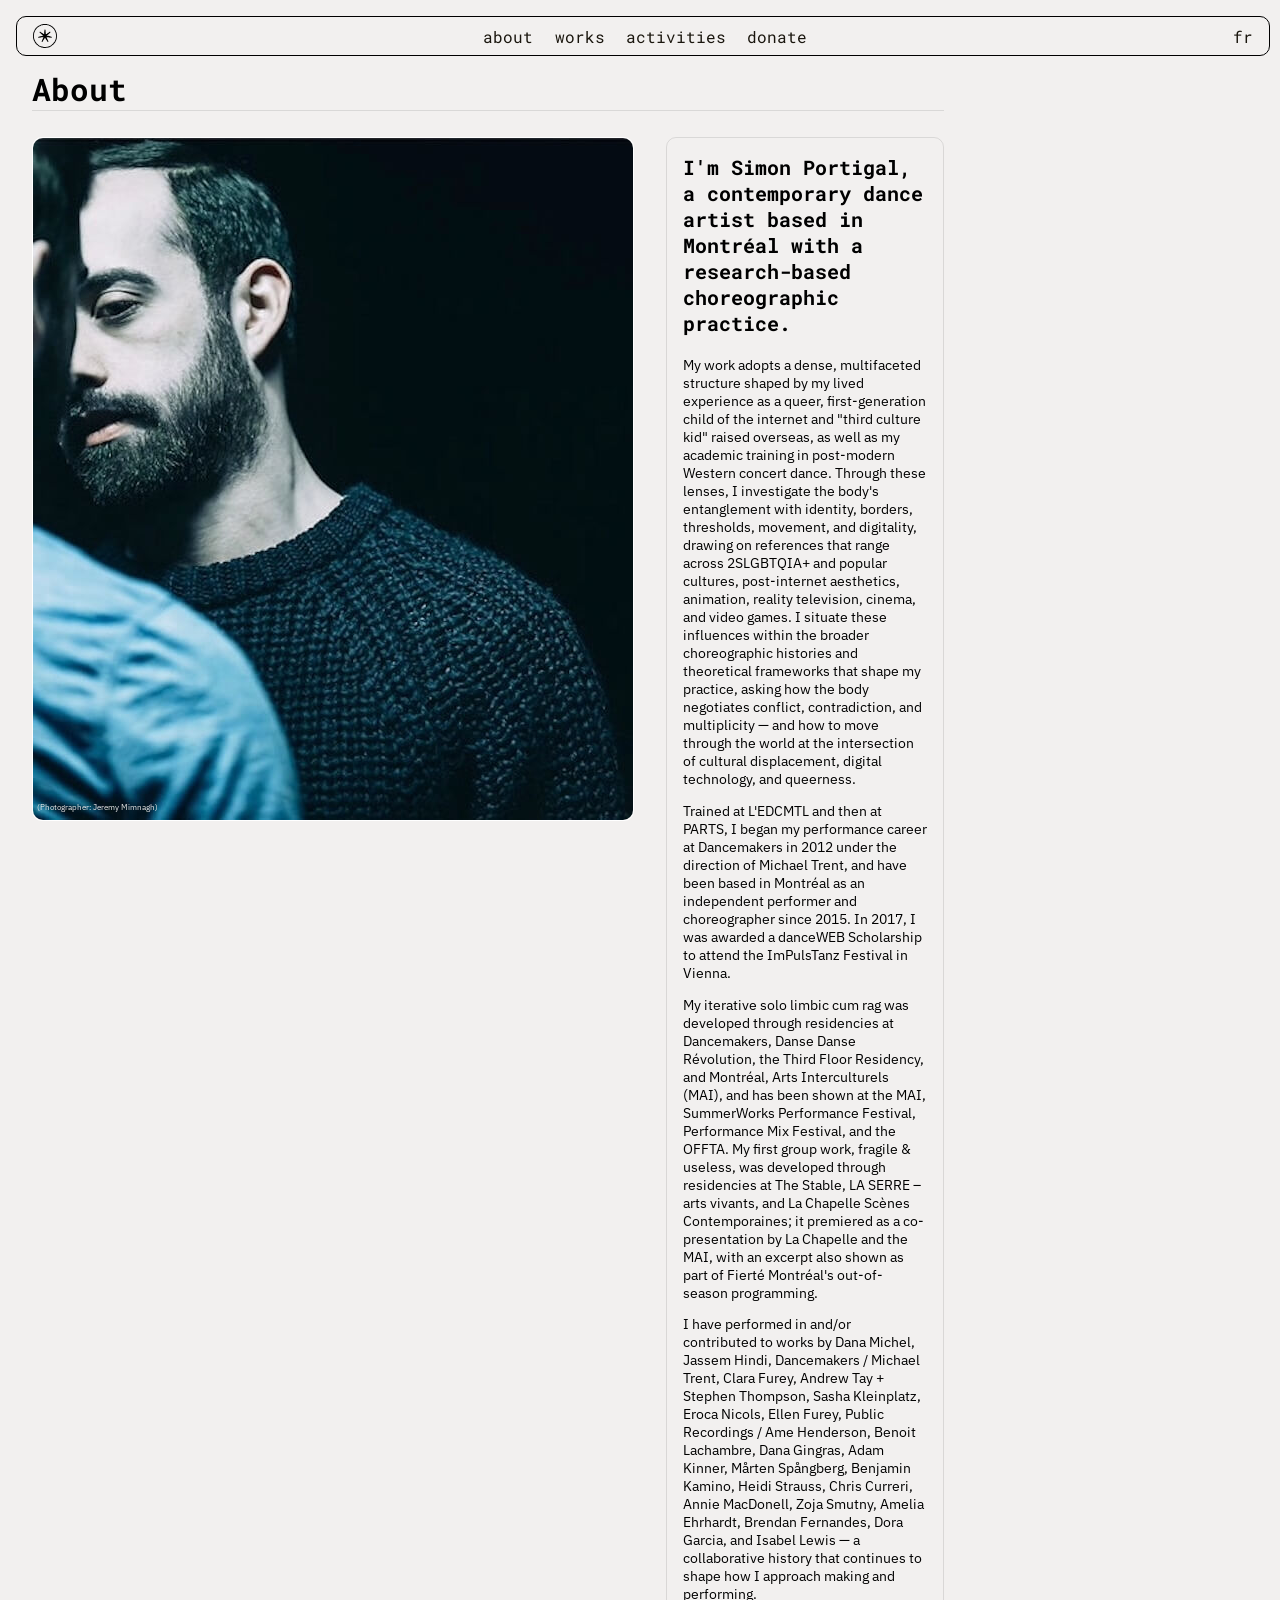
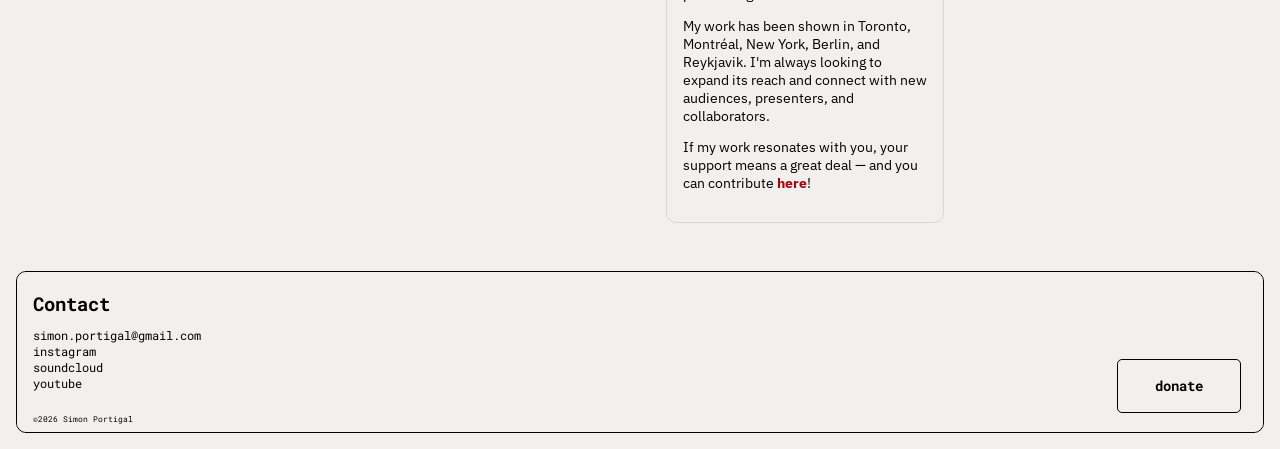
<file: about.html>
<!DOCTYPE html>
<html lang="en">
<head>
    <meta charset="UTF-8">
    <meta name="viewport" content="width=device-width, initial-scale=1.0">
    <title>About</title>
    <link rel="stylesheet" href="index.css">
    <link rel="stylesheet" href="queries.css">
    <link rel="preconnect" href="https://fonts.googleapis.com">
<link rel="preconnect" href="https://fonts.gstatic.com" crossorigin>
<link href="https://fonts.googleapis.com/css2?family=DotGothic16&family=IBM+Plex+Sans:ital,wght@0,100..700;1,100..700&family=Roboto+Mono:ital,wght@0,100..700;1,100..700&display=swap" rel="stylesheet">
</head>

<body>

<div class="fixed_nav2">
    <a href="index.html" id="logo">
        <img src="images/holeC.svg" alt="" class="logo">
    </a>
        <div class="middle">
            <a href="about.html" data-i18n="nav-about">about</a>
            <a href="choreography.html" data-i18n="nav-works">works</a>
            <a href="calendar.html" data-i18n="nav-calendar">calendar</a>
            <a href="support.html" data-i18n="nav-support">donate</a>
        </div>

        <div class="end">
            <a href="#" id="lang-toggle" data-i18n="nav-lang">fr</a>
        </div>
</div>

    <div class="about_main">
        
            <h2 class="about_header" data-i18n="about-header">About</h2>
                <div class="about_body">

                    <div class="about_image">
                        <img src="images/heidi.jpg" alt="">
                        <figcaption class="about_cap">(Photographer: Jeremy Mimnagh)</figcaption>
                    </div>

                    <div class="about_text">

                        <h3 data-i18n="about-h3">I'm Simon Portigal, a contemporary dance artist based in Montréal with a research-based choreographic practice.</h3>

                        <p data-i18n="about-p1"> My work adopts a complex, multifaceted structure shaped by my lived experience as a queer, first-generation child of the internet and "third culture kid" raised overseas, as well as my academic training in post-modern Western concert dance. Through these lenses, I investigate the body's entanglement with identity, borders, thresholds, movement, and digitality, drawing on references that range across 2SLGBTQIA+ and popular cultures, post-internet aesthetics, animation, reality television, cinema, and video games. I situate these influences within the broader choreographic histories and theoretical frameworks that shape my practice, asking how the body negotiates conflict, contradiction, and multiplicity — and how to move through the world at the intersection of cultural displacement, digital technology, and queerness.</p>

                        <p data-i18n="about-p2">Trained at L'EDCMTL and then at PARTS, I began my performance career at Dancemakers in 2012 under the direction of Michael Trent, and have been based in Montréal as an independent performer and choreographer since 2015. In 2017, I was awarded a danceWEB Scholarship to attend the ImPulsTanz Festival in Vienna.</p>

                        <p data-i18n="about-p3">My evening-length, iterative solo limbic cum rag was developed through residencies at Dancemakers, Danse Danse Révolution, the Third Floor Residency, and Montréal, Arts Interculturels (MAI), and has been performed in whole or in part at the MAI, SummerWorks Performance Festival, Performance Mix Festival, and the OFFTA. My first group work, fragile & useless, was developed through residencies at The Stable, LA SERRE – arts vivants, and La Chapelle Scènes Contemporaines; it premiered as a co-presentation by La Chapelle and the MAI, with an excerpt also shown as part of Fierté Montréal's out-of-season programming.</p>

                        <p data-i18n="about-p4">I have performed in and contributed to works by Dana Michel, Jassem Hindi, Dancemakers / Michael Trent, Clara Furey, Andrew Tay + Stephen Thompson, Sasha Kleinplatz, Eroca Nicols, Ellen Furey, Public Recordings / Ame Henderson, Benoit Lachambre, Adam Kinner, Mårten Spångberg, Benjamin Kamino, Heidi Strauss, Chris Curreri, Annie MacDonell, Zoja Smutny, Amelia Ehrhardt, Brendan Fernandes, Dora Garcia, and Isabel Lewis — a collaborative history that continues to shape how I approach making and performing</p>

                        <p data-i18n="about-p5">My work has been shown in Toronto, Montréal, New York, Berlin, and Reykjavik, and I'm always looking to expand its reach and connect with new audiences, presenters, and collaborators.</p>

                        <p data-i18n-html="about-p6">If my work resonates with you, your support means a great deal — you can contribute <a href="support.html"><b>HERE</b></a>!</p>
                    </div>
                </div>
             </div>


<div class="footer">

    <div class="squares">
        <div class="square1">
        <div class="sq1col1">
            <h3 data-i18n="footer-contact-header">Contact</h3>
            <div class="sq1col2">
                <a href="mailto:simon.portigal@gmail.com">simon.portigal@gmail.com</a>
                <a href="https://www.instagram.com/asimonportigal/" target="_blank">instagram</a>
                <a href="https://soundcloud.com/peepeegayboy" target="_blank">soundcloud</a>
                <a href="https://www.youtube.com/@lerocketship" target="_blank">youtube</a>
            </div>
        </div>
            <p data-i18n="footer-copyright">© 2026 simon portigal</p>
        </div>
        <div class="square2">
        </div>
        <div class="square3">
        </div>
        <div class="square4">
            <a href="support.html" class="donate-btn" data-i18n="nav-support">donate</a>
        </div>
    </div>
</div>

<script src="index.js"></script>
</body>
</html>
</file>
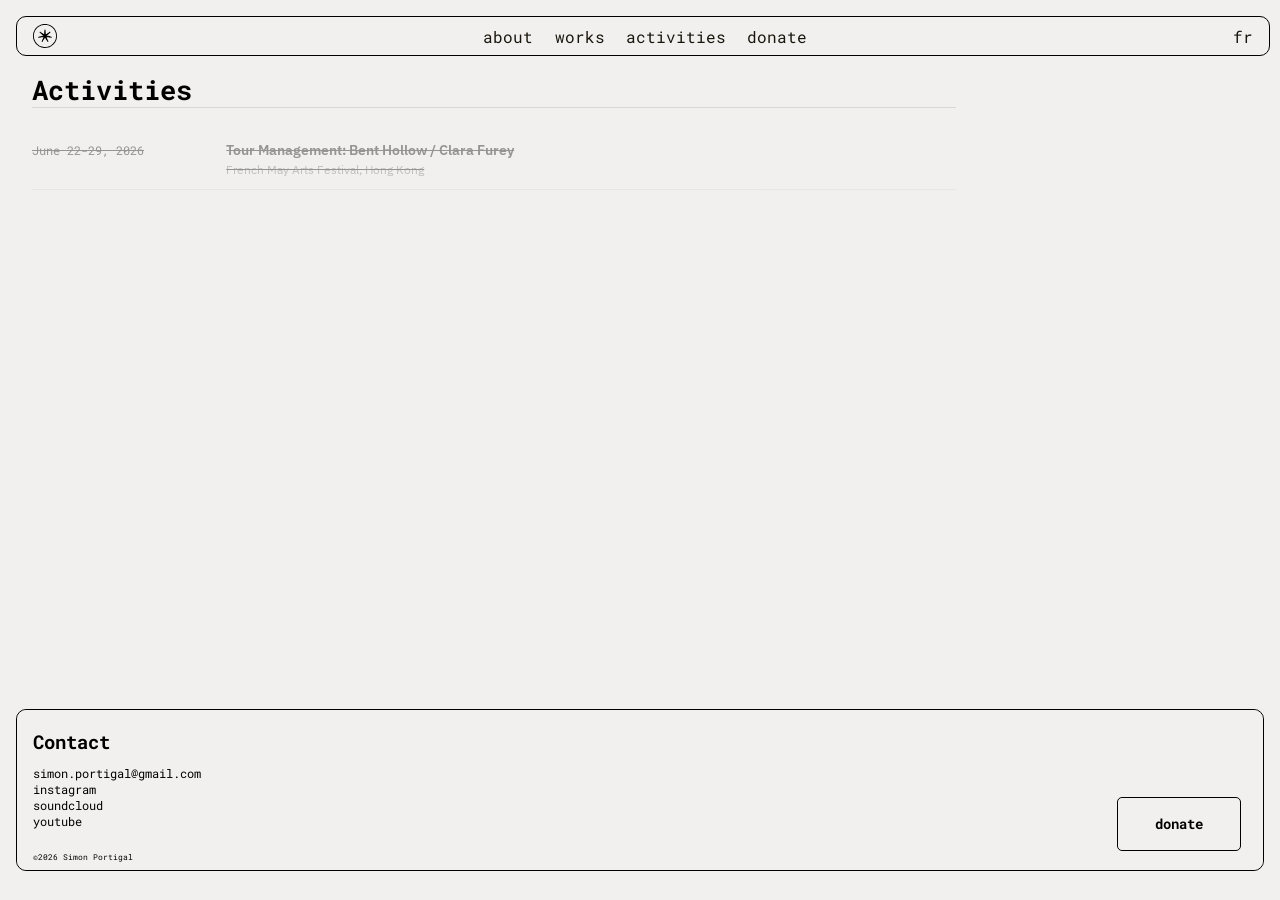
<file: calendar.html>
<!DOCTYPE html>
<html lang="en">
<head>
    <meta charset="UTF-8">
    <meta name="viewport" content="width=device-width, initial-scale=1.0">
    <title>Calendar</title>

    <link rel="preconnect" href="https://fonts.googleapis.com">
<link rel="preconnect" href="https://fonts.gstatic.com" crossorigin>
<link href="https://fonts.googleapis.com/css2?family=DotGothic16&family=IBM+Plex+Sans:ital,wght@0,100..700;1,100..700&family=Roboto+Mono:ital,wght@0,100..700;1,100..700&display=swap" rel="stylesheet">

    <link rel="stylesheet" href="index.css">
    <link rel="stylesheet" href="queries.css">
</head>

<body>

<div class="fixed_nav2">
    <a href="index.html" id="logo">
        <img src="images/holeC.svg" alt="" class="logo">
    </a>
    <div class="middle">
        <a href="about.html" data-i18n="nav-about">about</a>
        <a href="choreography.html" data-i18n="nav-works">works</a>
        <a href="calendar.html" data-i18n="nav-calendar">calendar</a>
        <a href="support.html" data-i18n="nav-support">donate</a>
    </div>
    <div class="end">
        <a href="#" id="lang-toggle" data-i18n="nav-lang">fr</a>
    </div>
</div>

<div class="calendar_main">
    <div class="choreo_column2">

        <h2 class="support_header" style="width:100%" data-i18n="cal-header">Calendar</h2>

        <div class="cal_list">

            <!-- ============================================================ -->
            <!-- Add events below. Use data-date="YYYY-MM-DD" for auto        -->
            <!-- strikethrough. List upcoming events first.                   -->
            <!-- ============================================================ -->

            <!-- UPCOMING -->

            <div class="cal_item" data-date="2026-06-29">
                <span class="cal_date">June 22-29, 2026</span>
                <div class="cal_details">
                    <span class="cal_title">Tour Management: Bent Hollow / Clara Furey</span>
                    <span class="cal_venue">French May Arts Festival, Hong Kong</span>
                </div>
            </div>

            </div>

        </div>

    </div>
</div>


<div class="footer">

    <div class="squares">
        <div class="square1">
        <div class="sq1col1">
            <h3 data-i18n="footer-contact-header">Contact</h3>
            <div class="sq1col2">
                <a href="mailto:simon.portigal@gmail.com">simon.portigal@gmail.com</a>
                <a href="https://www.instagram.com/asimonportigal/" target="_blank">instagram</a>
                <a href="https://soundcloud.com/peepeegayboy" target="_blank">soundcloud</a>
                <a href="https://www.youtube.com/@lerocketship" target="_blank">youtube</a>
            </div>
        </div>
            <p data-i18n="footer-copyright">© 2026 simon portigal</p>
        </div>
        <div class="square2">
        </div>
        <div class="square3">
        </div>
        <div class="square4">
            <a href="support.html" class="donate-btn" data-i18n="nav-support">donate</a>
        </div>
    </div>
</div>

<script src="index.js"></script>

</body>
</html>
</file>
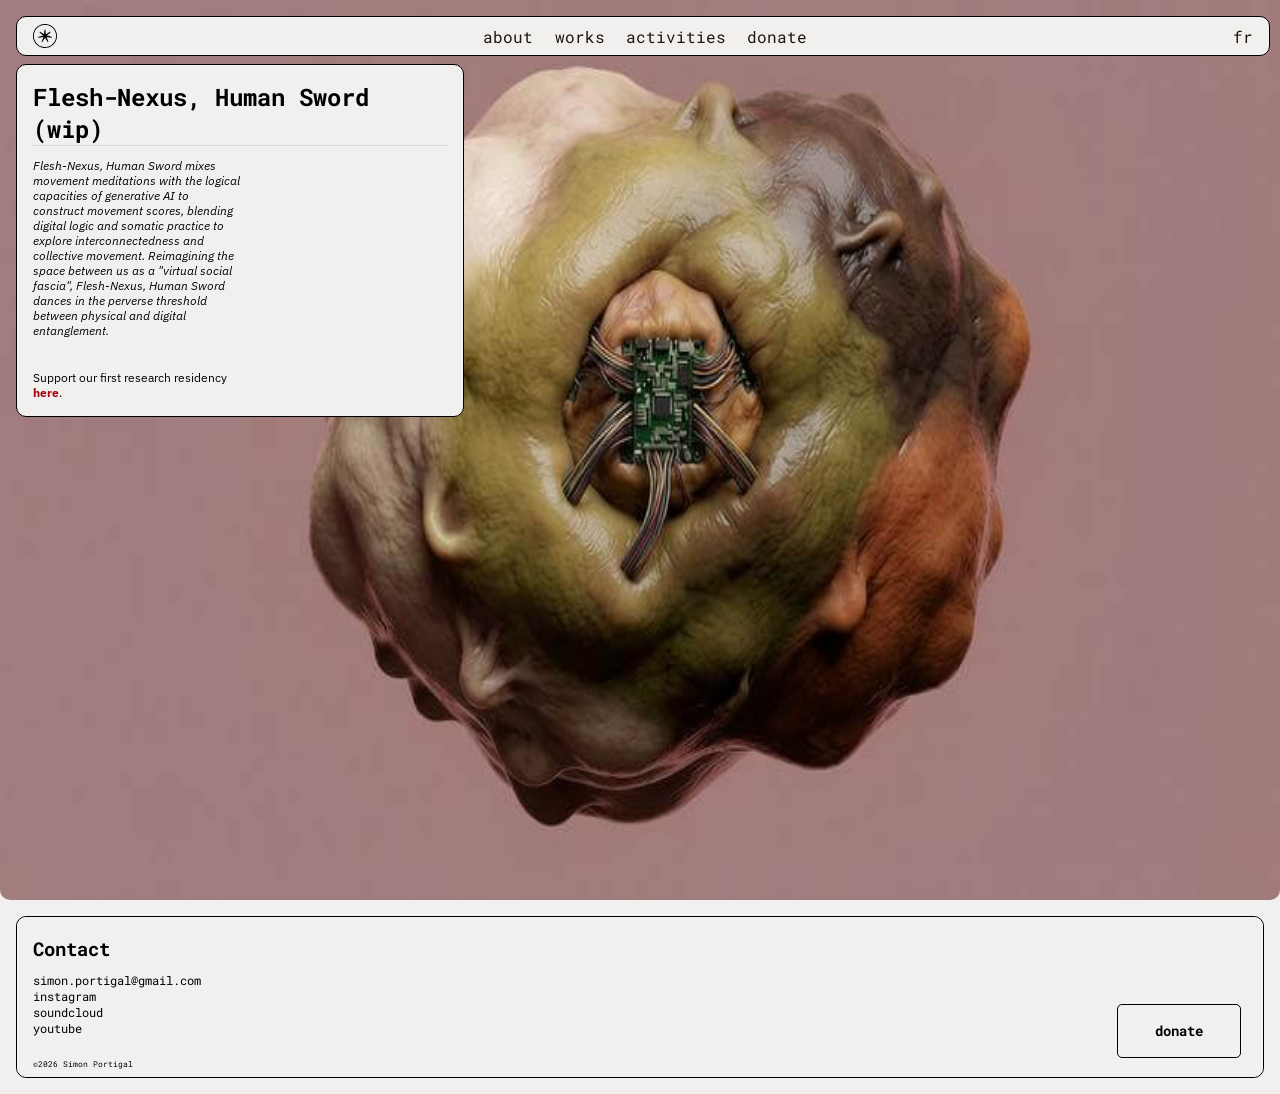
<file: flesh.html>
<!DOCTYPE html>
<html lang="en">
<head>
    <meta charset="UTF-8">
    <meta name="viewport" content="width=device-width, initial-scale=1.0">
    <title>Flesh-Nexus, Human Sword</title>
    <link rel="preconnect" href="https://fonts.googleapis.com">
    <link rel="preconnect" href="https://fonts.gstatic.com" crossorigin>
   <link href="https://fonts.googleapis.com/css2?family=DotGothic16&family=IBM+Plex+Sans:ital,wght@0,100..700;1,100..700&family=Roboto+Mono:ital,wght@0,100..700;1,100..700&display=swap" rel="stylesheet">
    <link rel="stylesheet" href="index.css">
    <link rel="stylesheet" href="queries.css">
</head>


<body class="flesh_body_main">

<div class="fixed_nav2">
    <a href="index.html" id="logo">
        <img src="images/holeC.svg" alt="" class="logo">
    </a>
        <div class="middle">
            <a href="about.html" data-i18n="nav-about">about</a>
            <a href="choreography.html" data-i18n="nav-works">works</a>
            <a href="calendar.html" data-i18n="nav-calendar">calendar</a>
            <a href="support.html" data-i18n="nav-support">donate</a>
        </div>

        <div class="end">
            <a href="#" id="lang-toggle" data-i18n="nav-lang">fr</a>
        </div>
    </div>






    <div class="flesh_main">
    
       <img class="flesh_image" src="images/Z9uz8Hs_.jpg" alt="">

        <div class="flesh_column1">
        </div>
            
        <div class="flesh_card">
            
            <h2 class="flesh_header" data-i18n="flesh-header">Flesh-Nexus, Human Sword(wip)</h2>

            <p class="flesh_body_header" data-i18n="flesh-body-header">Flesh-Nexus, Human Sword mixes movement meditations with the logical capacities of generative AI to construct movement scores - blending digital logic and somatic practice to explore interconnectedness and collective movement. Reimagining the space between us as a "virtual social fascia", Flesh-Nexus, Human Sword dances in the perverse threshold between physical and digital entanglement.</p>


            <div class="flesh_body">

                <p data-i18n-html="flesh-support">Support the research <a href="support.html"><b>HERE</b></a>!</p>
                    <!-- <p class="p1" data-i18n="flesh-p1">Direction, Choreography: Simon Portigal</p> -->

                    <!-- <p>Sound Design: Dae Courtney</p> -->

                    <!-- <p data-i18n="flesh-p2">Creative Collaboration/Outside-eye/Rehearsal Direction: Katie Ward </p> -->

                    <!-- <p data-i18n="flesh-p3">Dramaturgy/Sound Consultation: Jassem Hindi</p> -->

                    <!-- <p data-i18n="flesh-p4">Interpreters:</p>  -->
            </div>
            
        </div>
    </div>


<div class="footer">

    <div class="squares">
        <div class="square1">
        <div class="sq1col1">
            <h3 data-i18n="footer-contact-header">Contact</h3>
            <div class="sq1col2">
                <a href="mailto:simon.portigal@gmail.com">simon.portigal@gmail.com</a>
                <a href="https://www.instagram.com/asimonportigal/" target="_blank">instagram</a>
                <a href="https://soundcloud.com/peepeegayboy" target="_blank">soundcloud</a>
                <a href="https://www.youtube.com/@lerocketship" target="_blank">youtube</a>
            </div>
        </div>
            <p data-i18n="footer-copyright">© 2026 simon portigal</p>
        </div>
        <div class="square2">
        </div>
        <div class="square3">
        </div>
        <div class="square4">
            <a href="support.html" class="donate-btn" data-i18n="nav-support">donate</a>
        </div>
    </div>
</div>
    




<script src="index.js"></script>
</body>
</html>
</file>
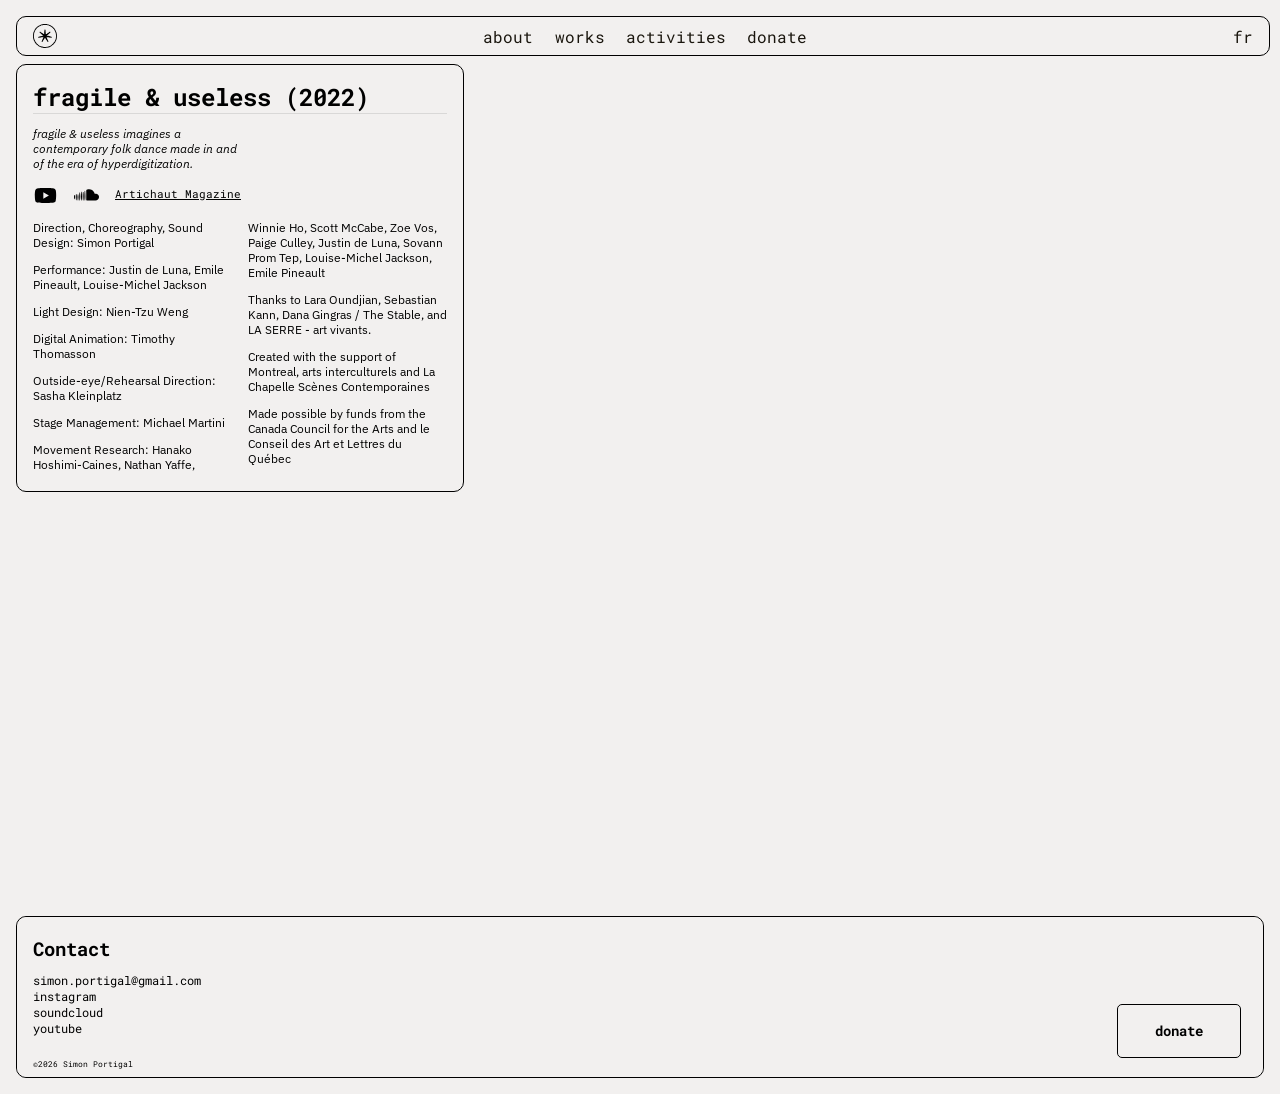
<file: fragile.html>
<!DOCTYPE html>
<html lang="en">
<head>
    <meta charset="UTF-8">
    <meta name="viewport" content="width=device-width, initial-scale=1.0">
    <title>fragile & useless</title>
    <link rel="preconnect" href="https://fonts.googleapis.com">
    <link rel="preconnect" href="https://fonts.gstatic.com" crossorigin>
   <link href="https://fonts.googleapis.com/css2?family=DotGothic16&family=IBM+Plex+Sans:ital,wght@0,100..700;1,100..700&family=Roboto+Mono:ital,wght@0,100..700;1,100..700&display=swap" rel="stylesheet">
    <link rel="stylesheet" href="index.css">
    <link rel="stylesheet" href="queries.css">
</head>


<body class="fragile_body_main">

<div class="fixed_nav2">
    <a href="index.html" id="logo">
        <img src="images/holeC.svg" alt="" class="logo">
    </a>
        <div class="middle">
            <a href="about.html" data-i18n="nav-about">about</a>
            <a href="choreography.html" data-i18n="nav-works">works</a>
            <a href="calendar.html" data-i18n="nav-calendar">calendar</a>
            <a href="support.html" data-i18n="nav-support">donate</a>
        </div>

        <div class="end">
            <a href="#" id="lang-toggle" data-i18n="nav-lang">fr</a>
        </div>
    </div>


    <div class="fragile_main">
    
        <video autoplay loop muted poster="" id="justin_web_short"> <source src="images/Justin - Pre-FU (Web Short).mp4" type="video/mp4"></video>

        <div class="fragile_column1">
        </div>
            
        <div class="fragile_card">
            
            <h2 class="fragile_header" data-i18n="fragile-header">fragile & useless (2022)</h2>

            <p class="fragile_body_header" data-i18n="fragile-body-header">fragile & useless imagines a contemporary folk dance made in and of the era of hyperdigitization.</p>


                <div class="index_nav_c1_fragile">
                                <div class="index_nav_c1_navfragile">
                                    <a class="index_nav_c1" href="https://www.youtube.com/watch?v=WKqTCOAo9kM" target="_blank">
                                        <img src="images/youtube-brands-solid-full.svg" height="25em" width="25em"></img>
                                    </a> 
                                    <a class="index_nav_c1" href="https://soundcloud.com/peepeegayboy/sets/fragile-useless" target="_blank">
                                        <img src="images/soundcloud-brands-solid-full.svg" height="25em" width="25em"></img>
                                    </a>
                                    <a class="artichaut_nav" href="https://artichautmag.com/fragile-useless-mille-ardeurs-mille-accalmies/" target="_blank">Artichaut Magazine</a>
                                </div>
                            </div>


            <div class="fragile_body">
                
                    <p class="p1" data-i18n="fragile-p1">Concept, Direction, Choreography: Simon Portigal</p>

                    <p data-i18n="fragile-p2">Performance: Justin de Luna, Emile Pineault, Louise-Michel Jackson</p>

                    <p data-i18n="fragile-p3">Light Design: Nien-Tzu Weng</p>

                    <p data-i18n="fragile-p4">Digital Animation:  Timothy Thomasson</p>

                    <p data-i18n="fragile-p5">Outside-eye/Rehearsal Direction: Sasha Kleinplatz</p>

                    <p data-i18n="fragile-p6">Stage Management: Michael Martini</p>

                    <p data-i18n="fragile-p7">Movement Research: Hanako Hoshimi-Caines, Nathan Yaffe, Winnie Ho, Scott McCabe, Zoe Vos, Paige Culley, Justin de Luna, Sovann Prom Tep, Louise-Michel Jackson, Emile Pineault</p>

                    <p data-i18n="fragile-p8">Thanks to Lara Oundjian, Sebastian Kann, and Dana Gingras</p>

                    <p data-i18n="fragile-p9">Created with the support of Montreal, arts interculturels and La Chapelle Scènes Contemporaines</p>

                    <p data-i18n="fragile-p10">Made possible by funds from the Canada Council for the Arts and le Conseil des Art et Lettres du Québec</p>
            </div>
            
        </div>
    </div>


<div class="footer">

    <div class="squares">
        <div class="square1">
        <div class="sq1col1">
            <h3 data-i18n="footer-contact-header">Contact</h3>
            <div class="sq1col2">
                <a href="mailto:simon.portigal@gmail.com">simon.portigal@gmail.com</a>
                <a href="https://www.instagram.com/asimonportigal/" target="_blank">instagram</a>
                <a href="https://soundcloud.com/peepeegayboy" target="_blank">soundcloud</a>
                <a href="https://www.youtube.com/@lerocketship" target="_blank">youtube</a>
            </div>
        </div>
            <p data-i18n="footer-copyright">© 2026 simon portigal</p>
        </div>
        <div class="square2">
        </div>
        <div class="square3">
        </div>
        <div class="square4">
            <a href="support.html" class="donate-btn" data-i18n="nav-support">donate</a>
        </div>
    </div>
</div>
    




<script src="index.js"></script>
</body>
</html>
</file>
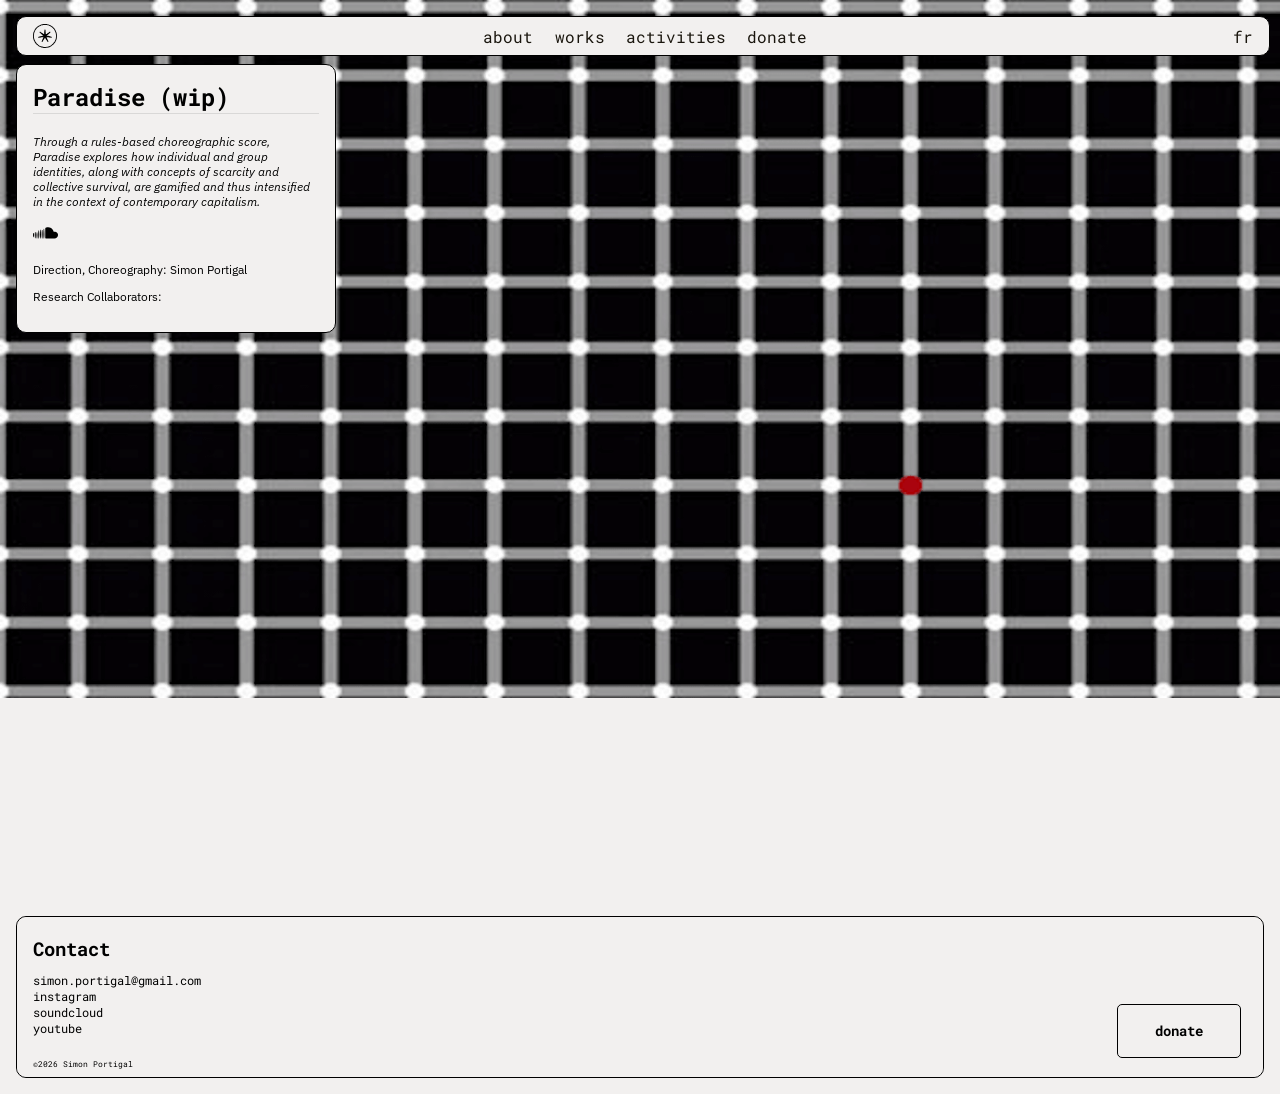
<file: paradise.html>
<!DOCTYPE html>
<html lang="en">
<head>
    <meta charset="UTF-8">
    <meta name="viewport" content="width=device-width, initial-scale=1.0">
    <title>Paradise</title>
    <link rel="preconnect" href="https://fonts.googleapis.com">
<link rel="preconnect" href="https://fonts.gstatic.com" crossorigin>
<link href="https://fonts.googleapis.com/css2?family=DotGothic16&family=IBM+Plex+Sans:ital,wght@0,100..700;1,100..700&family=Roboto+Mono:ital,wght@0,100..700;1,100..700&display=swap" rel="stylesheet">
    <link rel="stylesheet" href="index.css">
    <link rel="stylesheet" href="queries.css">
</head>

<body class="paradise_body_main">

    <div class="fixed_nav2">
    <a href="index.html" id="logo">
        <img src="images/holeC.svg" alt="" class="logo">
    </a>
        <div class="middle">
            <a href="about.html" data-i18n="nav-about">about</a>
            <a href="choreography.html" data-i18n="nav-works">works</a>
            <a href="calendar.html" data-i18n="nav-calendar">calendar</a>
            <a href="support.html" data-i18n="nav-support">donate</a>
        </div>

        <div class="end">
            <a href="#" id="lang-toggle" data-i18n="nav-lang">fr</a>
        </div>
    </div>

        <div class="paradise_main">
            <img class="paradise_image" src="images/illusion2.png" alt="">
            <div class="paradise_card">
                <div>
                    <h2 class="paradise_header" data-i18n="paradise-header">Paradise(wip)</h2>
                </div>
                <div class="paradise_body">
                    <p class="paradise_body_header" data-i18n="paradise-body-header">
                        Through a rules-based choreographic score, Paradise explores how individual and group identities, along with concepts of scarcity and collective survival, are gamified and thus intensified in the context of contemporary capitalism.
                    </p>

                    <div class="index_nav_c1_fragile">
                        <div class="index_nav_c1_navfragile">
                            <a class="index_nav_c1" href="https://on.soundcloud.com/Ec49RVWiutMGJ6V0nn" target="_blank">
                                <img src="images/soundcloud-brands-solid-full.svg" height="25em" width="25em">
                            </a>
                        </div>
                        <p data-i18n="paradise-p1">Concept, Direction, Choreography: Simon Portigal</p>
                        <p data-i18n="paradise-p2">Research Collaborators: </p>
                    </div>
                </div>
            </div>
        </div>

<div class="footer">

    <div class="squares">
        <div class="square1">
        <div class="sq1col1">
            <h3 data-i18n="footer-contact-header">Contact</h3>
            <div class="sq1col2">
                <a href="mailto:simon.portigal@gmail.com">simon.portigal@gmail.com</a>
                <a href="https://www.instagram.com/asimonportigal/" target="_blank">instagram</a>
                <a href="https://soundcloud.com/peepeegayboy" target="_blank">soundcloud</a>
                <a href="https://www.youtube.com/@lerocketship" target="_blank">youtube</a>
            </div>
        </div>
            <p data-i18n="footer-copyright">© 2026 simon portigal</p>
        </div>
        <div class="square2">
        </div>
        <div class="square3">
        </div>
        <div class="square4">
            <a href="support.html" class="donate-btn" data-i18n="nav-support">donate</a>
        </div>
    </div>
</div>



    
    <script src="index.js"></script>
</body>
</html>
</file>
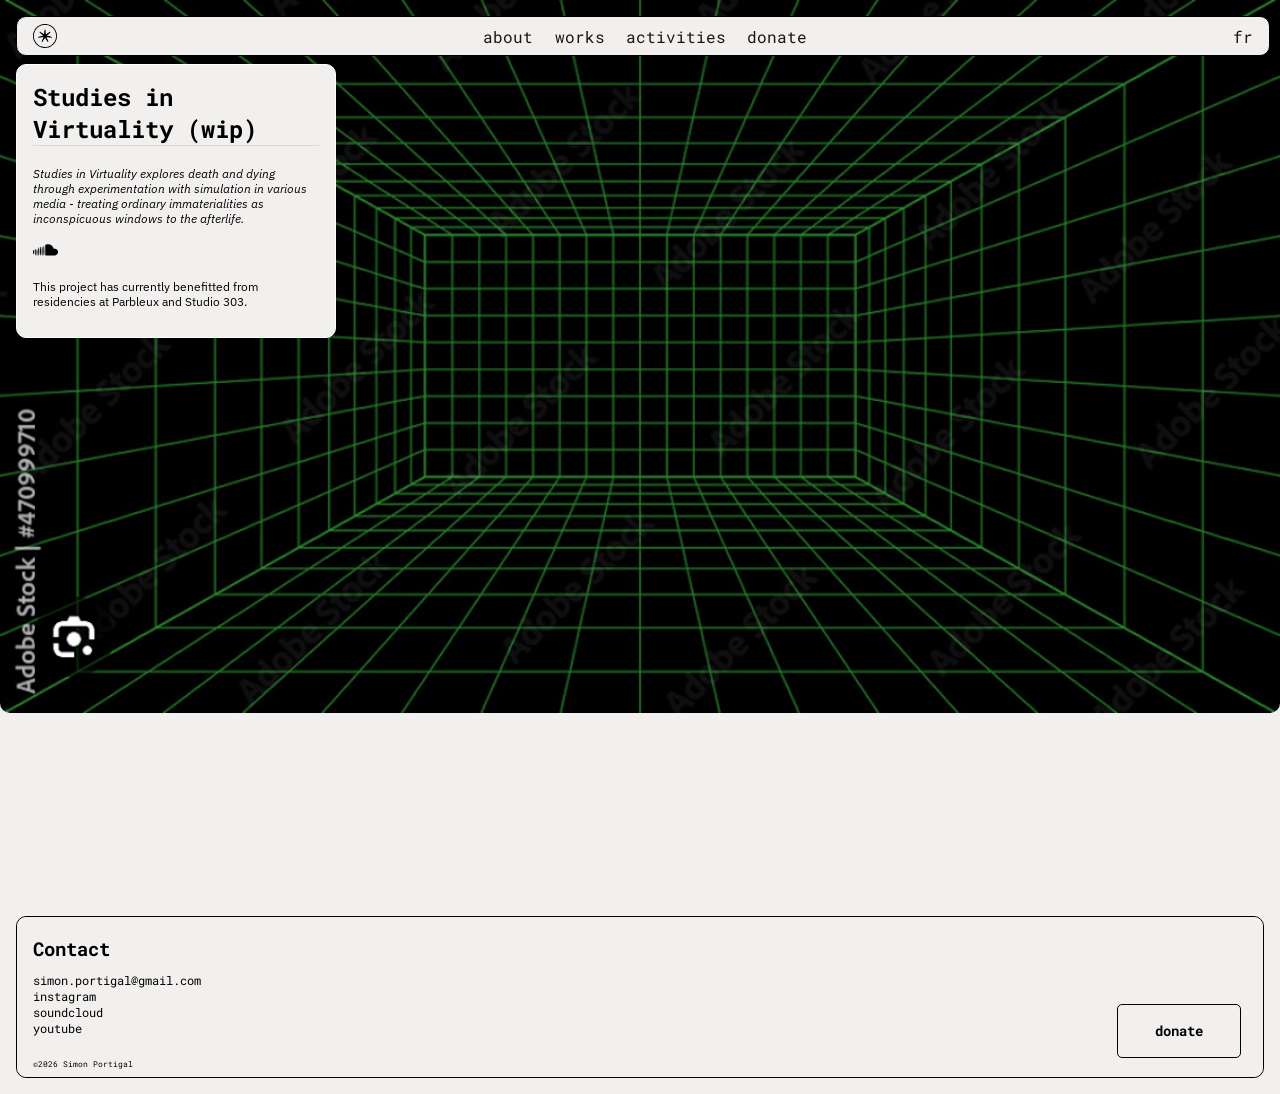
<file: studies.html>
<!DOCTYPE html>
<html lang="en">
<head>
    <meta charset="UTF-8">
    <meta name="viewport" content="width=device-width, initial-scale=1.0">
    <title>Studies In Virtuality</title>
    <link rel="preconnect" href="https://fonts.googleapis.com">
    <link rel="preconnect" href="https://fonts.gstatic.com" crossorigin>
   <link href="https://fonts.googleapis.com/css2?family=DotGothic16&family=IBM+Plex+Sans:ital,wght@0,100..700;1,100..700&family=Roboto+Mono:ital,wght@0,100..700;1,100..700&display=swap" rel="stylesheet">
    <link rel="stylesheet" href="index.css">
    <link rel="stylesheet" href="queries.css">
</head>

<body class="studies_body_main">

<div class="fixed_nav2">
    <a href="index.html" id="logo">
        <img src="images/holeC.svg" alt="" class="logo">
    </a>

        <div class="middle">
            <a href="about.html" data-i18n="nav-about">about</a>
            <a href="choreography.html" data-i18n="nav-works">works</a>
            <a href="calendar.html" data-i18n="nav-calendar">calendar</a>
            <a href="support.html" data-i18n="nav-support">donate</a>
        </div>

        <div class="end">
            <a href="#" id="lang-toggle" data-i18n="nav-lang">fr</a>
        </div>
    </div>

<div class="fragile_column1">

<div class="studies_main">
    <img class="studies_image" src="images/framework black green.png" alt="">

    <div class="studies_card">
        <div>
            <h2 class="studies_header" data-i18n="studies-header">Studies in Virtuality(wip)</h2>
        </div>

        <div class="studies_body">
            <p class="studies_body_header" data-i18n="studies-body-header">Studies in Virtuality explores death and dying through experimentation with simulation in various media - treating ordinary immaterialities as inconspicuous windows to the afterlife.</p>

                        <div class="index_nav_c1_fragile">
                            <div class="index_nav_c1_navfragile">
                                <a class="index_nav_c1" href="https://on.soundcloud.com/MhexydoXxAh9vGXCgl" target="_blank">
                                    <img src="images/soundcloud-brands-solid-full.svg" height="25em" width="25em"></img>
                                </a>
                        </div>
                
                <!-- <p data-i18n="studies-p1">Direction, Choreography: Simon Portigal</p> -->

                <!-- <p data-i18n="studies-p2">Collaborators: Justin de Luna, Jeremy Hervieux, Timothy Thomasson</p> -->

                <p data-i18n="studies-p3">This project has currently benefitted from residencies at Parbleux and Studio 303.</p>
        </div>
        
    </div>
</div>
</div>

    <div class="footer">

    <div class="squares">
        <div class="square1">
        <div class="sq1col1">
            <h3 data-i18n="footer-contact-header">Contact</h3>
            <div class="sq1col2">
                <a href="mailto:simon.portigal@gmail.com">simon.portigal@gmail.com</a>
                <a href="https://www.instagram.com/asimonportigal/" target="_blank">instagram</a>
                <a href="https://soundcloud.com/peepeegayboy" target="_blank">soundcloud</a>
                <a href="https://www.youtube.com/@lerocketship" target="_blank">youtube</a>
            </div>
        </div>
            <p data-i18n="footer-copyright">© 2026 simon portigal</p>
        </div>
        <div class="square2">
        </div>
        <div class="square3">
        </div>
        <div class="square4">
            <a href="support.html" class="donate-btn" data-i18n="nav-support">donate</a>
        </div>
    </div>
</div>
                     
</div>



<script src="index.js"></script>
</body>
</html>
</file>
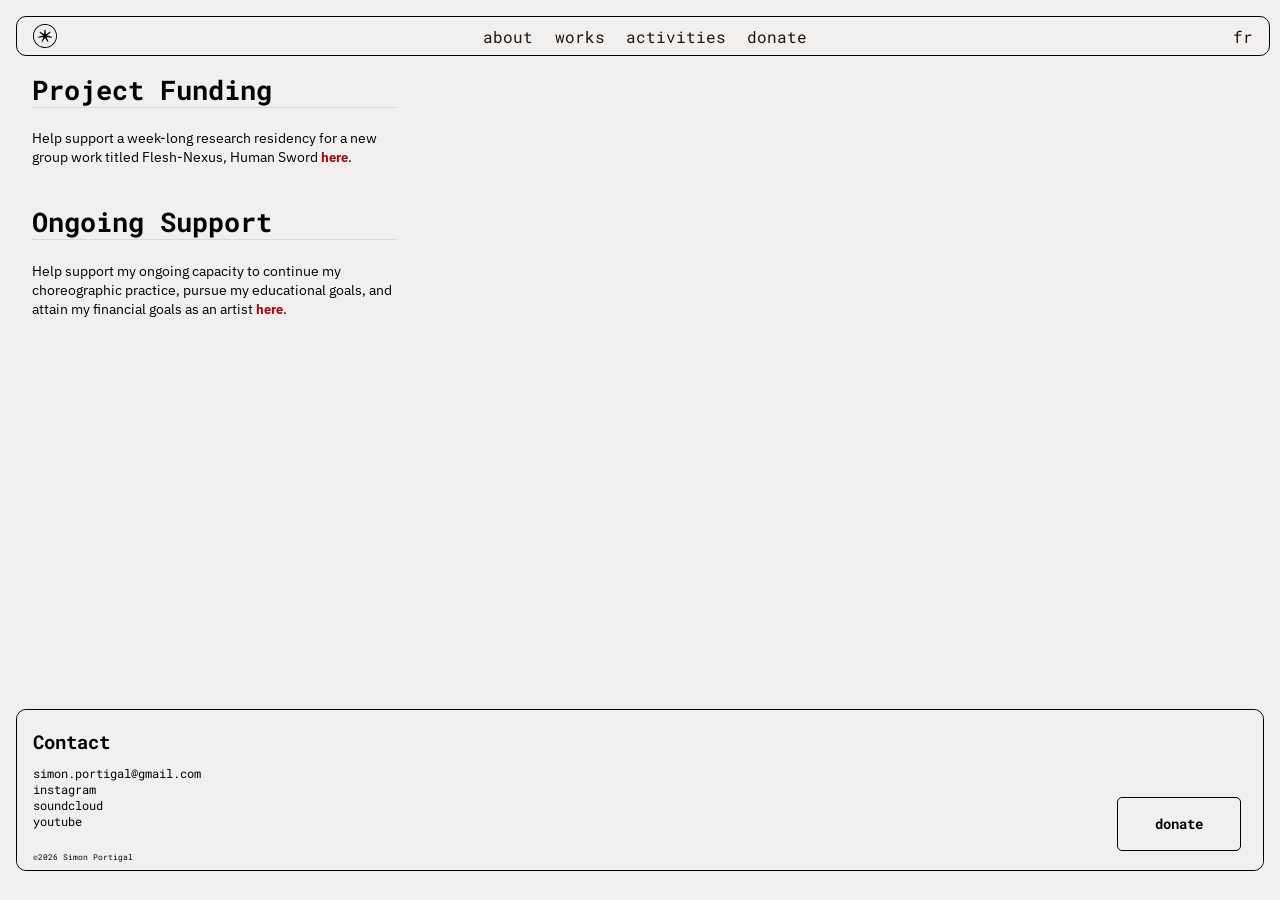
<file: support.html>
<!DOCTYPE html>
<html lang="en">
<head>
    <meta charset="UTF-8">
    <meta name="viewport" content="width=device-width, initial-scale=1.0">
    <title>Support</title>

    <link rel="preconnect" href="https://fonts.googleapis.com">
<link rel="preconnect" href="https://fonts.gstatic.com" crossorigin>
<link href="https://fonts.googleapis.com/css2?family=DotGothic16&family=IBM+Plex+Sans:ital,wght@0,100..700;1,100..700&family=Roboto+Mono:ital,wght@0,100..700;1,100..700&display=swap" rel="stylesheet">

    <link rel="stylesheet" href="index.css">
    <link rel="stylesheet" href="queries.css">
</head>

<body>


<div class="fixed_nav2">
    <a href="index.html" id="logo">
        <img src="images/holeC.svg" alt="" class="logo">
    </a>
        <div class="middle">
            <a href="about.html" data-i18n="nav-about">about</a>
            <a href="choreography.html" data-i18n="nav-works">works</a>
            <a href="calendar.html" data-i18n="nav-calendar">calendar</a>
            <a href="support.html" data-i18n="nav-support">donate</a>
        </div>

        <div class="end">
            <a href="#" id="lang-toggle" data-i18n="nav-lang">fr</a>
        </div>

</div>

<div class="support_main">

        <!-- =============================== -->
        <!-- CHOREOGRAPHY CONTENT COLUMN     -->
        <!-- =============================== -->
        <div class="choreo_column2">

            <h2 class="support_header" data-i18n="support-header-funding">Project Funding</h2>

        
            <div class="support_gallery">
                <div class="support_card_tops">
                    <p class="support_p" data-i18n-html="support-p-flesh">Help support a week-long research residency for a new group work titled Flesh-Nexus, Human Sword <a href="" target="_blank">here</a>.</p>

                </div>

                <h2 class="support_header" data-i18n="support-header-ongoing">Ongoing Support</h2>

                <div class="support_card_bottoms">
                    <p class="support_p" data-i18n-html="support-p-ongoing">Help support my ongoing capacity to continue my choreographic practice, pursue my educational goals, and attain my financial goals as an artist <a href="https://ko-fi.com/simonportigal" target="_blank">here</a>.</p>
                
                </div>

                <!-- <div class="support_card_bottoms1">
                    <details class="socialorgs_toggle">
                        <summary class="support_p1" data-i18n="support-p-social">If you'd prefer to direct your support elsewhere, there organizations are always looking for help - I'm sure they would love to have it.</summary>
                        <div class="socialorgs">
                            <a href="https://linktr.ee/thesameerproject" target="_blank">The Sameer Project (Gaza)</a>
                            <a href="https://www.nwsm.info/" target="_blank">The Native Women's Shelter (Montréal)</a>
                            <a href="https://www.goodneighbourcalgary.com/" target="_blank">Good Neighbour (Calgary)</a>
                            <a href="https://www.espacelgbtqplus.org/en" target="_blank">Espace LGBTQ+ (Montréal)</a>
                            <a href="https://danslarue.org/en/" target="_blank">Dans La Rue (Montréal)</a>
                            <a href="https://maisondupere.org/" target="_blank">Maison du Père (Montréal)</a>
                        </div>
                    </details>
                </div> -->

            </div>

        </div> <!-- END choreo_column2 -->

</div> <!-- END choreo_main -->


<div class="footer">

    <div class="squares">
        <div class="square1">
        <div class="sq1col1">
            <h3 data-i18n="footer-contact-header">Contact</h3>
            <div class="sq1col2">
                <a href="mailto:simon.portigal@gmail.com">simon.portigal@gmail.com</a>
                <a href="https://www.instagram.com/asimonportigal/" target="_blank">instagram</a>
                <a href="https://soundcloud.com/peepeegayboy" target="_blank">soundcloud</a>
                <a href="https://www.youtube.com/@lerocketship" target="_blank">youtube</a>
            </div>
        </div>
            <p data-i18n="footer-copyright">© 2026 simon portigal</p>
        </div>
        <div class="square2">
        </div>
        <div class="square3">
        </div>
        <div class="square4">
            <a href="support.html" class="donate-btn" data-i18n="nav-support">donate</a>
        </div>
    </div>
</div>

<script src="index.js"></script>

</body>
</html>
</file>
<file: index.css>
*{
    box-sizing: border-box;
    /* border: 1px red solid; */
}

body{
    margin: 0;
    padding:0;
    background-color: #F2F0EF;
}

body {
    opacity: 0;
    transition: opacity 0.6s ease;
}

body.page-loaded {
    opacity: 1;
}

body.page-transitioning-out {
    opacity: 0;
}



/* ================================== */
/* ===========FIXED NAVIGATION========== */
/* ================================== */

.fixed_nav2{
    position:fixed;
    background-color: #F2F0EF;
    opacity: 1;
    top: 1em;
    height: 2.5em;
    width: 98%;
    display: inline-flex;
    justify-content: space-between;
    align-items: center;
    font-family:Roboto Mono;
    padding: 0 1em 0 1em;
    margin: 0 1em;
    border: 1px black solid;
    border-radius: 10px;
    z-index: 999;
}

.middle{
    display: flex;
    width: 30%;
    justify-content: space-evenly;
}

.fixed_nav2 a{
    color: #1A160E;
    text-decoration: none;
    height: 100%;
}

.fixed_nav2 a:hover{
    color: #1A160E;
    text-decoration: underline;
}

#logo{
    height: 1.5em;
    position: relative;
    /* bottom: .18em; */
}
.logo{
  display: inline-block;
  height: 100%;
  width: auto;
}

 #logo:hover .logo {
  animation: pulse 0.5s ease-in-out infinite;
}


/* ================================== */
/* ===========LANDING================ */
/* ================================== */

.i_body{
    background-color: #F2F0EF;
    scroll-behavior: smooth;
}

.main1{
  min-height: 100vh;
  display: flex;
  justify-content: center;
  align-items: center;
  text-align: center;
  background-position: center center;
  background-attachment: fixed;
  padding: 0em 0em 0em 0em;
}

.main1{
    background-color: #F2F0EF;
}

.main1A{
  background-image: url(images/Houndstooth.png);
  width: 100%;
  display: flex;
  justify-content: center;
  /* border-radius: 15px; */
  filter: drop-shadow(0 0 .75rem black);
}


.home_target{
    display: flex;
    flex-direction: column;
    align-items: center;
    justify-content: center;
    background-color: #80CB69;
    width: 95%;
    height: auto;
    padding: 1em;
    margin: 2em 1em;
    position: relative;
    color: #1A160E;
    filter: drop-shadow(0 0 .75rem black);
    border-radius: 15px;
}

.home_background{
    z-index: 1;
    display: flex;
    flex-direction: column;
    justify-content: center;
    align-self: center;
    padding: 1.5em;
    width: 100%;
    height: auto;
    filter: drop-shadow(0 0 0.75rem black);
    position: relative;
}

.main1header{
    display: flex;
    flex-direction: column;
    justify-self: center;
    align-self: center;
    position: absolute;
    color: #aa040e;
    z-index: 2;
    animation: blink-2 1.5s infinite both;
    text-decoration: none;
}

.header_name{
    font-size: 10vw;
    color: red;
    z-index: 2;
    animation: blink-2 1.5s infinite both;
    text-decoration: none;
    font-family: "DotGothic16";
}

.figcapLanding{
    position: absolute;
    font-size: .5em;
    font-style: italic;
    font-family: "Roboto Mono";
    bottom: 1em;
    left: 40%;
}


h3{
    font-size: 1.2135em;
    font-family: "Roboto Mono";
}

p{
    font-size: .75em;
}


/* ================================== */
/* ===========ABOUT================== */
/* ================================== */

.about_main{
    position: relative;
    display: flex;
    flex-direction: column;
    padding: 3em 1em 2em 2em;
    margin-bottom: 0;
    width: 75%;
    flex: 1;
}

.about_header{
    width: 100%;
    border-bottom: 1px rgba(0, 0, 0, .1) solid;
    font-family: "Roboto Mono";
    font-size: 1.9634em;
    margin-top: .65em;
}

.about_body{
    display: flex;
    flex-direction: row;
    gap: 2em;
}

.about_image{
    position: sticky;
    top: 5.5em;
    align-self: flex-start;
    border: 1px white solid;
    border-radius: 10px;
    height: 100%;
}

.about_image img{
    display: block;
    border-radius: 10px;
    height: 100%;
}

.about_cap{
    position: absolute;
    bottom: 1em;
    left: .5em;
    font-family: "IBM Plex Sans";
    font-size: .5em;
    color: #F2F0EF;
}

.about_text{
    border: solid 1px rgba(0, 0, 0, .1);
    border-radius: 10px;
    padding: 1em;
}

.about_text h3{
    margin-top: 0;
    font-size: 1.25em;
}

.about_text p{
    font-size: .85em;
    font-family: "IBM Plex Sans";
}

.about_text a{
    color: #aa040e;
    text-decoration: none;
}

.about_text a:hover{
    color: #aa040e;
    text-decoration: underline;
}

.about_text a:visited{
    color: #aa040e;
}


/* ================================== */
/* ===========WORK=================== */
/* ================================== */

.work_card2{
    border-radius: 10px;
    width: 48.7%;
    display: flex;
    flex-direction: column;
    align-self: flex-start;
    position: relative;
    margin: 1em 0em;
}

a.work_card2 {
    color: black;
}

a.work_card2:visited{
    color: black;
}

.work_cardcard{
    position: absolute;
    top: 1em;
    left: 1em;
    width: 40%;
    height: auto;
    background-color:#F2F0EF;
    padding: 1em 1em .5em 1em;
    border-radius: 10px;
    border: white 1px solid;
}

.work_card_text{
    color: black;
    font-size: 1em;
    margin: 0;
}

.work_card_image{
    display: block;
    height: 100%;
    width: 100%;
    border-radius: 10px;
    border: 2px solid white;
}

.work_card_bottomtext{
    display: flex;
    justify-content: space-between;
    align-items:flex-start;
    font-family: "IBM Plex Sans";
}

.work_card h3{
    font-size: 1em;
    border-bottom: solid 1px rgba(0, 0, 0, .1);
}

.work_card_bottomtext img{
    position: relative;
    top: 1em;
}

.work_card_bottomtext p{
    width: 60%;
    font-size: .65em;
}

a.work_card{
    color: black;
    text-decoration: none;
    width: 100%;
}

a.work_card:visited{
    color: black;
    text-decoration: none;
}

a.work_card:hover{
  animation: shadow-drop-center 0.5s cubic-bezier(0.075, 0.820, 0.165, 1.000) both;
}

.work_cap{
    position: absolute;
    bottom: 1em;
    left: .5em;
    font-family: "IBM Plex Sans";
    font-size: .5em;
    color: #F2F0EF;
}


/* =========================================== */
/* ===========CHOREOGRAPHY PAGE=============== */
/* =========================================== */

.choreo_main{
    display: flex;
    padding: 3em 1em 1em 2em;
    background-color: #F2F0EF;
}

.choreo_column2{
    padding: 0em 0em 0em 0em;
    width: 75%;
    display: flex;
    flex-direction: column;
}

.choreo_column2 h2{
    font-family: "Roboto Mono";
    font-size: 1.7em;
}

.choreo_header{
    border-bottom: solid 1px rgba(0, 0, 0, .1);
    margin-bottom: .5em;
}

.choreo_gallery{
    display: flex;
    flex-direction: column;
    width: 100%;
    margin-bottom: 0;
}

.choreo_card_tops,
.choreo_card_bottoms,
.choreo_card_bottoms2{
    display: flex;
    flex-direction: row;
    gap: 2em;
}

.choreo_card_bottoms{
    margin-bottom: 0;
}

.work_card{
    border-radius: 10px;
    width: 100%;
    height: auto;
    display: flex;
    flex-direction: column;
    align-self: flex-start;
    position: relative;
    margin: 1em 0em;
}

.work_card video{
    display: block;
    width: 100%;
    height: auto;
    border-radius: 12px;
    border: solid 1px white;
}

video {
  cursor: pointer;
  transition: opacity 0.3s;
}

a.work_card2:hover{
    animation: shadow-drop-center 0.5s cubic-bezier(0.075, 0.820, 0.165, 1.000) both;
}


/* =========================================== */
/* ===========FRAGILE USELESS PAGE============ */
/* =========================================== */

.fragile_body_main{
  background-color: #F2F0EF;
}

.fragile_main {
    height: 100vh;
    position: relative;
    overflow: hidden;
    padding: 0em;
}

.fragile_card{
    position: relative;
    width: 35%;
    height: auto;
    background-color: #F2F0EF;
    z-index: 10;
    margin: 1rem;
    padding: 1rem;
    border-radius: 10px;
    border: 1px black solid;
    overflow: hidden;
    top: 3em;
    overflow-y: scroll;
}

.fragile_header{
    font-family: "Roboto Mono";
    border-bottom: solid 1px rgba(0, 0, 0, .1);
    margin-top: 0;
    margin-bottom: .5em;
}

.index_nav_c1_navfragile{
    position: relative;
    display: flex;
    justify-content: flex-start;
    flex-wrap: wrap;
    gap: 1em;
}

.fragile_body_header{
    margin-top: 0;
    font-family: "IBM Plex Sans";
    width: 50%;
    font-style: italic;
}

.fragile_body{
    column-count: 2;
    font-family: "IBM Plex Sans";
    padding: .5em 0em 0em;
}

.p1{
    margin-top: 0;
}

#justin_web_short{
    position: absolute;
    top: 0;
    left: 0;
    width: 100%;
    height: 100%;
    object-fit: cover;
    z-index: 0;
    border-bottom-left-radius: 10px;
    border-bottom-right-radius: 10px;
}

.artichaut_nav{
    font-size: .7em;
    font-family: "Roboto Mono";
    color: black;
    padding: .25em 0em 0em;
}

.artichaut_nav:visited{
    color: black;
}

.artichaut_nav:hover{
    color: #aa040e;
}


/* =========================================== */
/* ===========LIMBIC CUM  PAGE================ */
/* =========================================== */

.limbic_body_main{
  background-color: #F2F0EF;
  height: 100%;
}

.limbic_main {
    padding: 0em;
    height: 100vh;
    position: relative;
    overflow: hidden;
}

.limbic_card{
    position: relative;
    width: 35%;
    height: auto;
    background-color: #F2F0EF;
    z-index: 10;
    margin: 1rem;
    padding: 1rem;
    border: 1px black solid;
    border-radius: 10px;
    overflow: hidden;
    overflow-y: scroll;
    top: 3em;
}

.limbic_header{
    font-family: "Roboto Mono";
    border-bottom: solid 1px rgba(0, 0, 0, .1);
    margin-top: 0;
    margin-bottom: .5em;
}

.limbic_body_header{
    margin-top: 0;
    font-family: "IBM Plex Sans";
    width: 50%;
    font-style: italic;
}

.limbic_body{
    column-count: 2;
    font-family: "IBM Plex Sans";
    background-color: #F2F0EF;
    padding: .5em 0em 0em;
}

#magician_web_short{
    position: absolute;
    top: 0;
    left: 0;
    width: 100%;
    height: 100%;
    object-fit: cover;
    z-index: 0;
    border-bottom-left-radius: 10px;
    border-bottom-right-radius: 10px;
}


/* =========================================== */
/* ===========PARADISE PAGE=================== */
/* =========================================== */

.paradise_body_main{
  background-color: #F2F0EF;
}

.paradise_main {
    height: 100vh;
    position: relative;
    overflow: hidden;
    padding: 0em;
}

.paradise_image{
    width: 100%;
    height: auto;
    z-index: -1;
}

.paradise_card{
    position: absolute;
    width: 25%;
    height: auto;
    background-color: #F2F0EF;
    z-index: 10;
    margin: 1rem;
    padding: 1rem;
    border: 1px black solid;
    border-radius: 10px;
    overflow: hidden;
    top: 3em;
    overflow-y: scroll;
}

.paradise_header{
    font-family: "Roboto Mono";
    border-bottom: solid 1px rgba(0, 0, 0, .1);
    margin-top: 0;
}

.paradise_body_header{
    font-style: italic;
    margin-top: 0;
}

.paradise_body{
    column-count: 1;
    font-family: "IBM Plex Sans";
}


/* =========================================== */
/* ===========STUDIES PAGE==================== */
/* =========================================== */

.studies_body_main{
  background-color: #F2F0EF;
}

.studies_main {
    height: 100vh;
    position: relative;
    overflow: hidden;
    padding: 0em;
}

.studies_image{
    width: 100%;
    height: auto;
    z-index: -1;
    border-bottom-left-radius: 10px;
    border-bottom-right-radius: 10px;
}

.studies_card{
    position: absolute;
    width: 25%;
    height: auto;
    background-color: #F2F0EF;
    z-index: 10;
    margin: 1rem;
    padding: 1rem;
    border: 1px white solid;
    border-radius: 10px;
    overflow: hidden;
    top: 3em;
    overflow-y: scroll;
}

.studies_header{
    font-family: "Roboto Mono";
    border-bottom: solid 1px rgba(0, 0, 0, .1);
    margin-top: 0;
}

.studies_body_header{
    font-style: italic;
    margin-top: 0;
}

.studies_body{
    column-count: 1;
    font-family: "IBM Plex Sans";
}


/* =========================================== */
/* ===========FLESH NEXUS PAGE================ */
/* =========================================== */

.flesh_body_main{
  background-color: #F2F0EF;
}

.flesh_main {
    height: 100vh;
    position: relative;
    overflow: hidden;
    padding: 0em;
}

.flesh_image{
    position: absolute;
    top: 0;
    left: 0;
    width: 100%;
    height: 100%;
    z-index: -1;
    border-bottom-left-radius: 10px;
    border-bottom-right-radius: 10px;
}

.flesh_card{
    position: absolute;
    width: 35%;
    height: auto;
    background-color: #F2F0EF;
    z-index: 10;
    margin: 1rem;
    padding: 1rem;
    border-radius: 10px;
    border: 1px black solid;
    overflow: hidden;
    top: 3em;
    overflow-y: scroll;
}

.flesh_header{
    font-family: "Roboto Mono";
    border-bottom: solid 1px rgba(0, 0, 0, .1);
    margin-top: 0;
    margin-bottom: .5em;
}

.flesh_body_header{
    margin-top: 0;
    font-family: "IBM Plex Sans";
    width: 50%;
    font-style: italic;
}

.flesh_body{
    column-count: 2;
    font-family: "IBM Plex Sans";
    padding: .5em 0em 0em;
}

.flesh_body a{
    color: #aa040e;
    text-decoration: none;
}

.flesh_body a:visited{
    color: #aa040e;
    text-decoration: none;
}

.flesh_body a:hover{
    text-decoration: underline;
}


/* ================================== */
/* ===========SUPPORT================ */
/* ================================== */

.support_main{
    display: flex;
    padding: 3em 2em 0em 2em;
    background-color: #F2F0EF;
    min-height: 77vh;
}

.support_card_bottoms{
    width: 40%;
}


.support_gallery{
    display: flex;
    flex-direction: column;
    width: 100%;
    margin-bottom: 0;
    padding-bottom: 0;
}

.support_gallery a{
    color:#aa040e;
    text-decoration: none;
    font-weight: bold;
    font-family: "IBM Plex Sans";
    font-size: .9em;
}

.support_gallery a:hover{
    color: black;
    text-decoration: underline;
}

.support_gallery a:visited{
    color:#aa040e;
}

.support_card_tops{
    display: flex;
    flex-direction: column;
    width: 40%;
}

.support_p{
    font-family: "IBM Plex Sans";
    font-size: .9em;
    margin-top: .5em;
    /* margin-bottom: .5em; */
}

.support_p1{
    font-family: "IBM Plex Sans";
    font-size: .9em;
    font-style: italic;
    padding-top: 10em;
}

.support_header{
    border-bottom: solid 1px rgba(0, 0, 0, .1);
    margin-bottom: .5em;
    width: 40%;
}

.socialorgs_toggle {
    list-style: none;
}

.socialorgs_toggle summary {
    cursor: pointer;
    list-style: none;
}

.socialorgs_toggle summary::-webkit-details-marker {
    display: none;
}

.socialorgs {
    display: flex;
    flex-direction: column;
    gap: .35em;
    margin-top: .5em;
}

.socialorgs a {
    font-family: "IBM Plex Sans";
    font-size: .85em;
    color: #aa040e;
    text-decoration: none;
}

.socialorgs a:hover {
    text-decoration: underline;
}

.socialorgs a:visited {
    color: #aa040e;
}

.socialorgs{
    display: flex;
    flex-direction: column;
}


/* ================================== */
/* ===========FOOTER================= */
/* ================================== */

.footer{
  display: flex;
  flex-direction: column;
  font-family: "Roboto Mono";
  color: black;
  height: auto;
  border: 1px black solid;
  border-radius: 10px;
  margin: 1em;
}

.footer a:link{
  color: black;
  text-decoration: none;
}

.footer a:visited{
  color: black;
  text-decoration: none;
}

.footer a:hover{
    text-decoration: underline;
}

.squares{
  display: flex;
  flex-direction:row;
  background: #F2F0EF;
  padding: 0 .5em 0 .5em;
  border-radius: 10px;
}

.square1{
    display: flex;
    flex-direction: column;
    justify-content: space-between;
}
.square1 p{
    font-size: .5em;
}

.sq1col2{
    display: flex;
    flex-direction: column;
}

.square1,
.square2,
.square3,
.square4{
    width: 100%;
    height: 10em;
}

.square1,
.square2 {
    padding-left:.5em;
}

.square1 a{
    font-size: .75em;
}

.square1 h3,
.square2 h3{
    margin-bottom: .55em;
}

.square2 img{
    height: 1.5em;
}

.square3{
    display: flex;
    flex-direction: column;
    justify-content: flex-end;
}

.square4{
    display: flex;
    flex-direction: column;
    align-items: flex-end;
    justify-content: flex-end;
}

.square4 p{
    font-size: .75em;
}

.donate-btn{
    position: relative;
    right: 1em;
    bottom: 1em;
    font-size: .85em;
    font-family: "Roboto Mono";
    padding: 1.25em 2.75em;
    border: 1px solid black;
    border-radius: 5px;
    margin-bottom: .4em;
    color: black !important;
    background-color:#F2F0EF;
    text-decoration: none;
    font-weight: bold;
}

.donate-btn:hover{
    background:black;
    color: white !important;
    text-decoration: none !important;
    animation: shadow-drop-center 0.5s cubic-bezier(0.075, 0.820, 0.165, 1.000) both;
}


/* =========================================== */
/* ===========CALENDAR PAGE================== */
/* =========================================== */

.calendar_main {
    display: flex;
    padding: 3em 1em 2em 2em;
    background-color: #F2F0EF;
    min-height: 77vh;
}

.cal_list {
    display: flex;
    flex-direction: column;
    width: 100%;
    margin-top: .5em;
}

.cal_item {
    display: flex;
    flex-direction: row;
    gap: 2em;
    align-items: baseline;
    padding: .75em 0;
    border-bottom: 1px solid rgba(0, 0, 0, .1);
}

.cal_item.past {
    opacity: 0.38;
    text-decoration: line-through;
}

.cal_date {
    font-family: "Roboto Mono";
    font-size: .78em;
    min-width: 13em;
    flex-shrink: 0;
}

.cal_details {
    display: flex;
    flex-direction: column;
    gap: .2em;
}

.cal_title {
    font-family: "IBM Plex Sans";
    font-size: .88em;
    font-weight: 600;
}

.cal_venue {
    font-family: "IBM Plex Sans";
    font-size: .75em;
    color: rgba(26, 22, 14, 0.6);
}


/* ----------------------------------------------
 * Generated by Animista on 2025-10-5 8:55:26
 * Licensed under FreeBSD License.
 * See http://animista.net/license for more info.
 * w: http://animista.net, t: @cssanimista
 * ---------------------------------------------- */

/**
 * ----------------------------------------
 * animation blink-2
 * ----------------------------------------
 */
@keyframes blink-2 {
  0% {
    opacity: 0;
  }
  50% {
    opacity: 1;
  }
  100% {
    opacity: 0;
  }
}

  /* ----------------------------------------------
 * Generated by Animista on 2025-12-1 9:32:58
 * Licensed under FreeBSD License.
 * See http://animista.net/license for more info.
 * w: http://animista.net, t: @cssanimista
 * ---------------------------------------------- */

/*
 * ----------------------------------------
 * animation pulse
 * ----------------------------------------
 */

 @keyframes pulse {
    0%   { transform: scale(1); }
    50%  { transform: scale(1.08); }
    100% { transform: scale(1); }
  }

  /* ----------------------------------------------
 * Generated by Animista on 2025-12-1 9:32:58
 * Licensed under FreeBSD License.
 * See http://animista.net/license for more info.
 * w: http://animista.net, t: @cssanimista
 * ---------------------------------------------- */

/*
 * ----------------------------------------
 * animation shadow-drop-center
 * ----------------------------------------
 */
@keyframes shadow-drop-center {
  0% {
    -webkit-box-shadow: 0 0 0 0 rgba(0, 0, 0, 0);
            box-shadow: 0 0 0 0 rgba(0, 0, 0, 0);
  }
  100% {
    -webkit-box-shadow: 0 0 20px 0px rgba(0, 0, 0, 0.35);
            box-shadow: 0 0 20px 0px rgba(0, 0, 0, 0.35);
  }
}
</file>
<file: queries.css>
/* ============================================ */
/* ============= QUERIES.CSS ================= */
/* Breakpoints: 768px (tablet), 480px (mobile) */
/* ============================================ */


/* ============================================ */
/* =============== TABLET ==================== */
/* max-width: 820px                             */
/* ============================================ */

@media (max-width: 820px) {

    /* --- NAVIGATION --- */
    .fixed_nav2 {
        left: 0em;
        right: 0em;
        width: auto;
        max-width: calc(100vw - .5em);
        box-sizing: border-box;
        padding: 0.4em .75em;
    }

    .navtext a{
        width: 75%;
        font-size: 1em;
    }

    .middle {
        width: 60%;
        justify-content: space-evenly;
        text-align: center;
    }


    /* --- FOOTER --- */

    .square1,
    .square2,
    .square3,
    .square4 {
        width: 50%;
        height: auto;
        padding: 0em 0 0em 0;
    }

    .square1 h3,
    .square2 h3{
        font-size: 1em;
    }

    .square1 a,
    .square2 a{
        font-size: .65em;
    }

    .square2 a{
        position: relative;
        top: .5em;
    }

    .square4 {
        justify-content: flex-start;
        font-size: .8em;
    }

    .square4 p{
        position: relative;
        top: .65em;
    }

    .footer h3{
    border-bottom: solid 1px rgba(0, 0, 0, .1);
    width: 400%;
    }

    .sq1col2{
        padding-top: .5em;
    }

    .donate-btn{
       top: 8em;
        right: 0em;
    }


    /* --- LANDING PAGE --- */
    .header_name {
        font-size: 8vw;
    }

    .main1{
        padding: 0em 1em;
    }

    .main1A{
        border-radius: 20px;
    }

    .figcapLanding{
        left:32%;
    }


    /* --- ABOUT PAGE --- */
    .about_main {
        width: 100%;
        padding: 3.5em 1.25em 0em;
    }

    .about_body {
        flex-direction: column;
        gap: 1.5em;
    }

    .about_image {
        position: relative;
        top: auto;
        width: 100%;
    }

    .about_image img {
        width: 100%;
        height: auto;
    }

    .about_text h3 {
        font-size: 1.1em;
    }


    /* --- CHOREOGRAPHY PAGE --- */
    .choreo_main {
        padding: 4em 1.25em 0em;
    }

    .choreo_column2 {
        width: 100%;
    }

    .choreo_card_tops,
    .choreo_card_bottoms,
    .choreo_card_bottoms2 {
        flex-direction: column;
        gap: 1.25em;
    }

    .work_card2 {
        width: 100%;
    }


    /* --- WORK DETAIL PAGES (fragile, limbic, flesh) --- */
    .fragile_card,
    .limbic_card,
    .flesh_card {
        width: 55%;
    }

    .fragile_body_header,
    .limbic_body_header,
    .flesh_body_header {
        width: 100%;
    }

    .fragile_body,
    .limbic_body,
    .flesh_body {
        column-count: 1;
    }

    .flesh_image,
    .studies_image,
    .paradise_image{
        width: auto;
        object-fit: contain;
    }

    .fragile_main video{
        transform-origin: center;
    }
    #justin_web_short{
        object-fit:cover;
    }


    /* --- PARADISE / STUDIES PAGES --- */
    .paradise_card,
    .studies_card {
        width: 55%;
    }


    /* --- FOOTER --- */
    .footer {
        height: auto;
    }

    /* --- SUPPORT PAGE --- */
    .support_main {
        min-height: unset;
        height: auto;
        padding: 4em 1.25em;
    }

    .support_header {
        width: 100%;
    }

    .support_card_tops,
    .support_card_bottoms {
        width: 100%;
    }

    .calendar_main{
        height: 88vh;
        min-height: unset;
        padding: 4em 1.25em;
    }
}


/* ============================================ */
/* =============== MOBILE ==================== */
/* max-width: 480px                             */
/* ============================================ */

@media (max-width: 480px) {

    /* --- NAVIGATION --- */
    .fixed_nav2 {
        left: 0em;
        right: 0em;
        width: auto;
        max-width: calc(100vw - .75em);
        box-sizing: border-box;
        padding: 0.4em 0.75em;
        margin: 0 0.5em;
    }

    .navtext {
        display: flex;
        width: 100%;
        justify-content: center;
    }

    .middle {
        width: 80%;
        text-align: center;
        justify-content: space-evenly;
        font-size: 0.8em;
    }

    .end{
        justify-self: flex-end;
        font-size: .8em;
    }

    #logo {
        height: 1.25em;
    }


    /* --- FOOTER --- */

    .footer{
        padding-bottom: .25em;
    }
    .squares {
        flex-direction: column;
    }

    .square1,
    .square2,
    .square3,
    .square4 {
        width: 100%;
        height: 2.25em;
        padding: 0em 0 .5em .5em;
    }
    .square1 a{
        font-size: .75em;
    }

    .donate-btn{
        top: auto;
        bottom: 1.75em;
        right: 0;
    }

     .square2 a{
        font-size: 1em;
        right: .2em;
     }

     .footer h3{
        margin-bottom: 0;
        width: auto;
     }

    .square4 {
        justify-content: flex-start;
    }

    .footer {
        margin: 0.5em;
    }

    .footer h3{
        border-bottom: solid 1px rgba(0, 0, 0, .1);
    }

    .sq1col2{
        padding-top: .5em;
    }


    p {
        font-size: 0.8em;
    }


    /* --- LANDING PAGE --- */
    .i_body{
    max-height: 100vh;
    }

    .header_name {
        font-size: 9vw;
    }
    .main1A {
        width: 90%;
        height: 15em;
        border-radius: 16px;
        /* border: 1px red solid; */
    }

    .main1{
        padding: 0;
    }

    .home_target{
        /* border: 1px red solid; */
        height: 13em;
        align-self: center;
    }

    .home_background{
        width: 110%;
    }

    .figcapLanding {
        visibility: hidden;
    }


    /* --- ABOUT PAGE --- */
    .about_main {
        width: 100%;
        padding: 4em 0.75em 1em;
        height: auto;
    }

    .about_body {
        flex-direction: column;
        gap: 1em;
    }

    .about_image {
        position: relative;
        top: auto;
        width: 100%;
        height: auto;
    }

    .about_image img {
        width: 100%;
        height: auto;
    }

    .about_text {
        padding: 0.75em;
    }

    .about_text h3 {
        font-size: 1em;
    }

    .about_text p {
        font-size: 0.8em;
    }

    .about_header {
        font-size: 1.5em;
    }


    /* --- CHOREOGRAPHY PAGE --- */
    .choreo_main {
        padding: 4em 0.75em 1em;
    }

    .choreo_column2 {
        width: 100%;
    }

    .choreo_card_tops,
    .choreo_card_bottoms,
    .choreo_card_bottoms2 {
        flex-direction: column;
        gap: 1em;
    }

    .work_card,
    .work_card2 {
        width: 100%;
    }

    .work_cardcard {
        width: 70%;
    }

    .choreo_header {
        font-size: 1.5em;
    }


    /* --- WORK DETAIL PAGES (fragile, limbic, flesh) --- */
    .fragile_card,
    .limbic_card,
    .flesh_card {
        position: relative;
        top: 0;
        margin-top: 4.5em;
        width: calc(100% - 1.5em);
        margin-left: 0.75em;
        margin-right: 0.75em;
        margin-bottom: 0.75em;
        overflow-y: visible;
        height: auto;
    }

    .fragile_body_header,
    .limbic_body_header,
    .flesh_body_header {
        width: 100%;
    }

    .fragile_body,
    .limbic_body,
    .flesh_body {
        column-count: 1;
    }

    .fragile_header,
    .limbic_header,
    .flesh_header {
        font-size: 1.2em;
    }

    /* --- FRAGILE / LIMBIC video background fix --- */
    #justin_web_short,
    #magician_web_short {
        position: fixed;
        top: 0;
        left: 0;
        width: 100%;
        height: 100%;
        object-fit: cover;
        z-index: 0;
        border-bottom-left-radius: 0;
        border-bottom-right-radius: 0;
    }

    .fragile_card,
    .limbic_card {
        z-index: 10;
    }

    .fragile_main,
    .limbic_main,
    .flesh_main {
        height: auto;
        min-height: 100vh;
        overflow: visible;
        position: static;
    }

    .footer {
        position: relative;
        z-index: 10;
        height: auto;
        margin-bottom: 0;
    }

    /* --- FLESH / STUDIES / PARADISE image fix --- */
    .flesh_image {
        position: fixed;
        top: 0;
        left: 0;
        width: 100%;
        height: 100%;
        object-fit: cover;
        z-index: -1;
    }

    .flesh_image,
    .studies_image,
    .paradise_image {
        border-bottom-left-radius: 0;
        border-bottom-right-radius: 0;
    }


    /* --- PARADISE / STUDIES PAGES --- */
    .paradise_main,
    .studies_main {
        height: auto;
        min-height: 100vh;
        overflow: visible;
    }

    .paradise_card,
    .studies_card {
        position: relative;
        top: 0;
        margin-top: 4.5em;
        width: calc(100% - 1.5em);
        margin-left: 0.75em;
        margin-right: 0.75em;
        margin-bottom: 0.75em;
        overflow-y: visible;
        height: auto;
    }

    .paradise_image,
    .studies_image {
        position: fixed;
        top: 0;
        left: 0;
        width: 100%;
        height: 100%;
        object-fit: cover;
        z-index: -1;
    }

    .paradise_header,
    .studies_header {
        font-size: 1.2em;
    }


    /* --- SUPPORT PAGE --- */
    .support_main {
        height: auto;
        min-height: 82vh;
        padding: 4em 0.75em 1.5em;
        flex-direction: column;
    }

    .calendar_main{
        height: auto;
        min-height:82vh;
        margin: 0;
        padding: 2em 1em;
    }

    .calendar_main h2{
        padding-top: 2em;
    }

    .support_header {
        width: 100%;
        font-size: 1.2em;
    }

    .support_card_tops,
    .support_card_bottoms {
        width: 100%;
    }

    .socialorgs a {
        font-size: 0.8em;
    }

    .square3 h3{
        font-size: 1em;
    }

}
</file>
